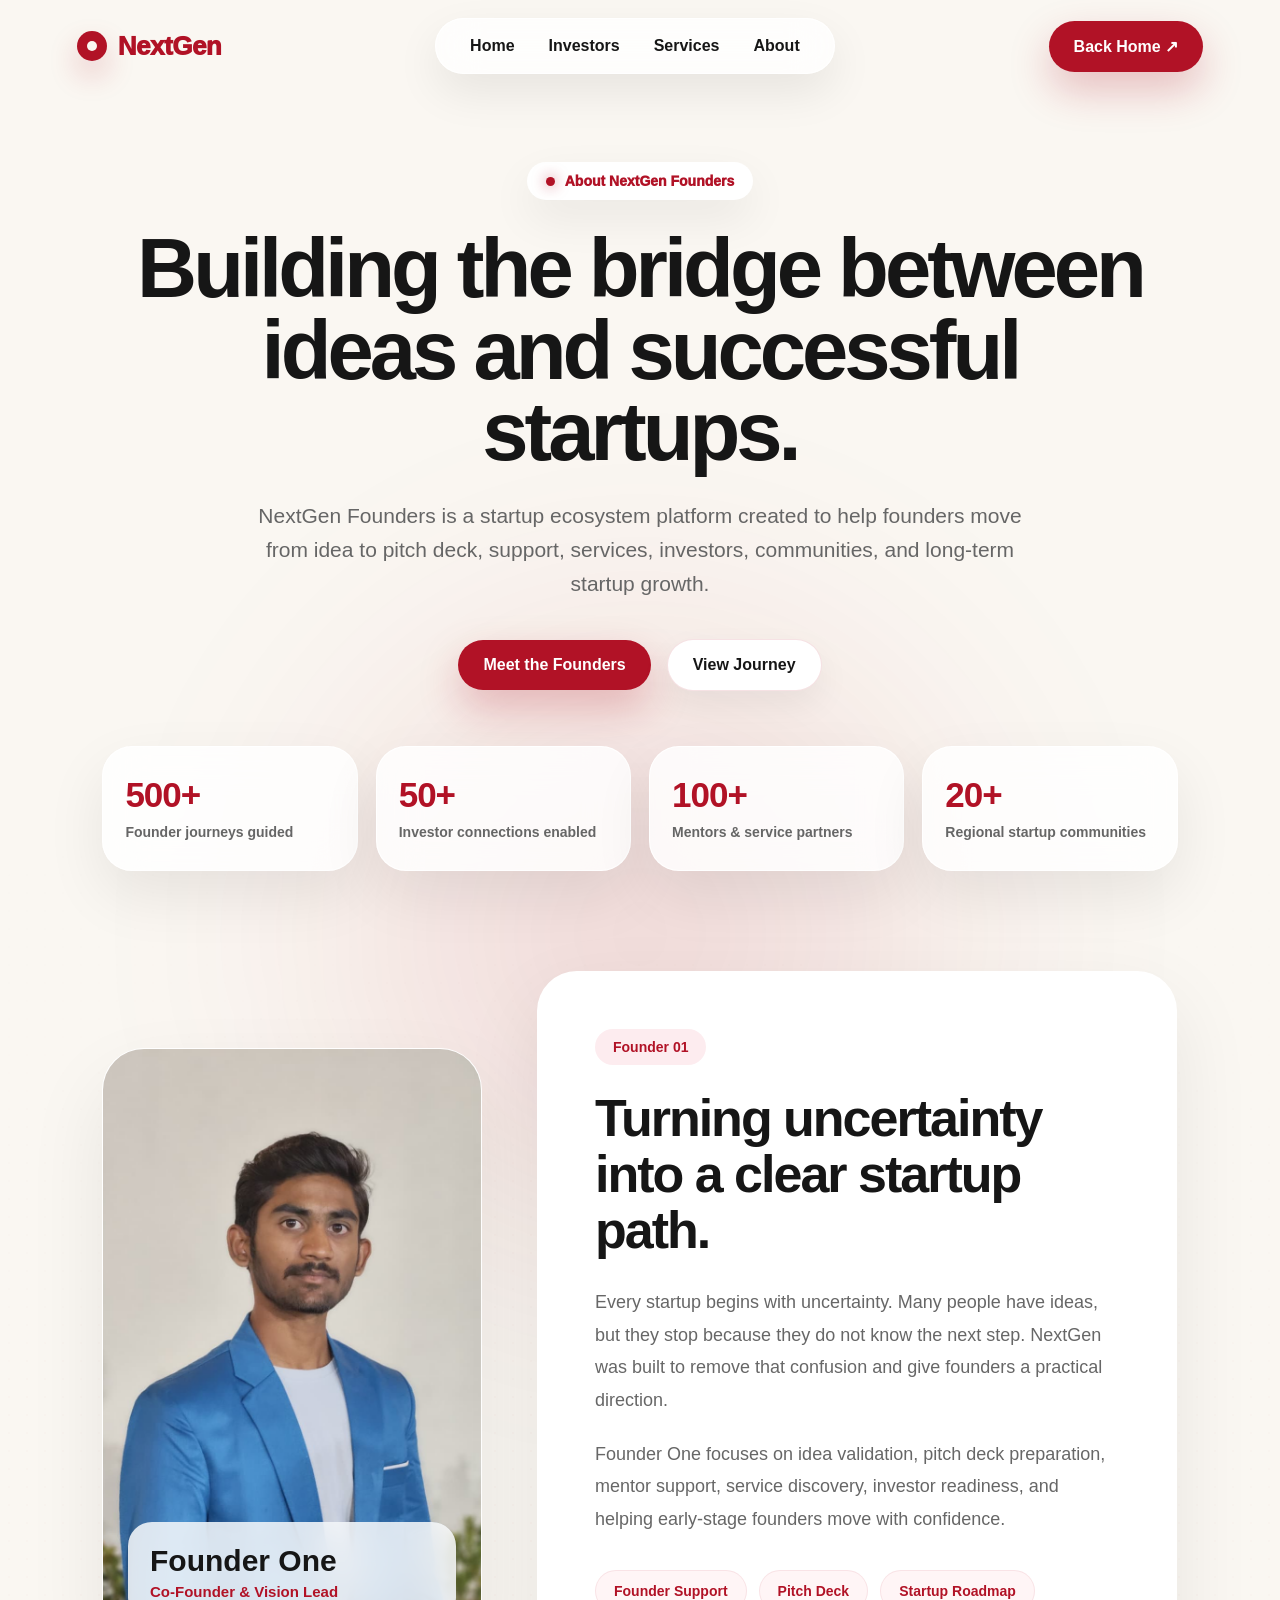
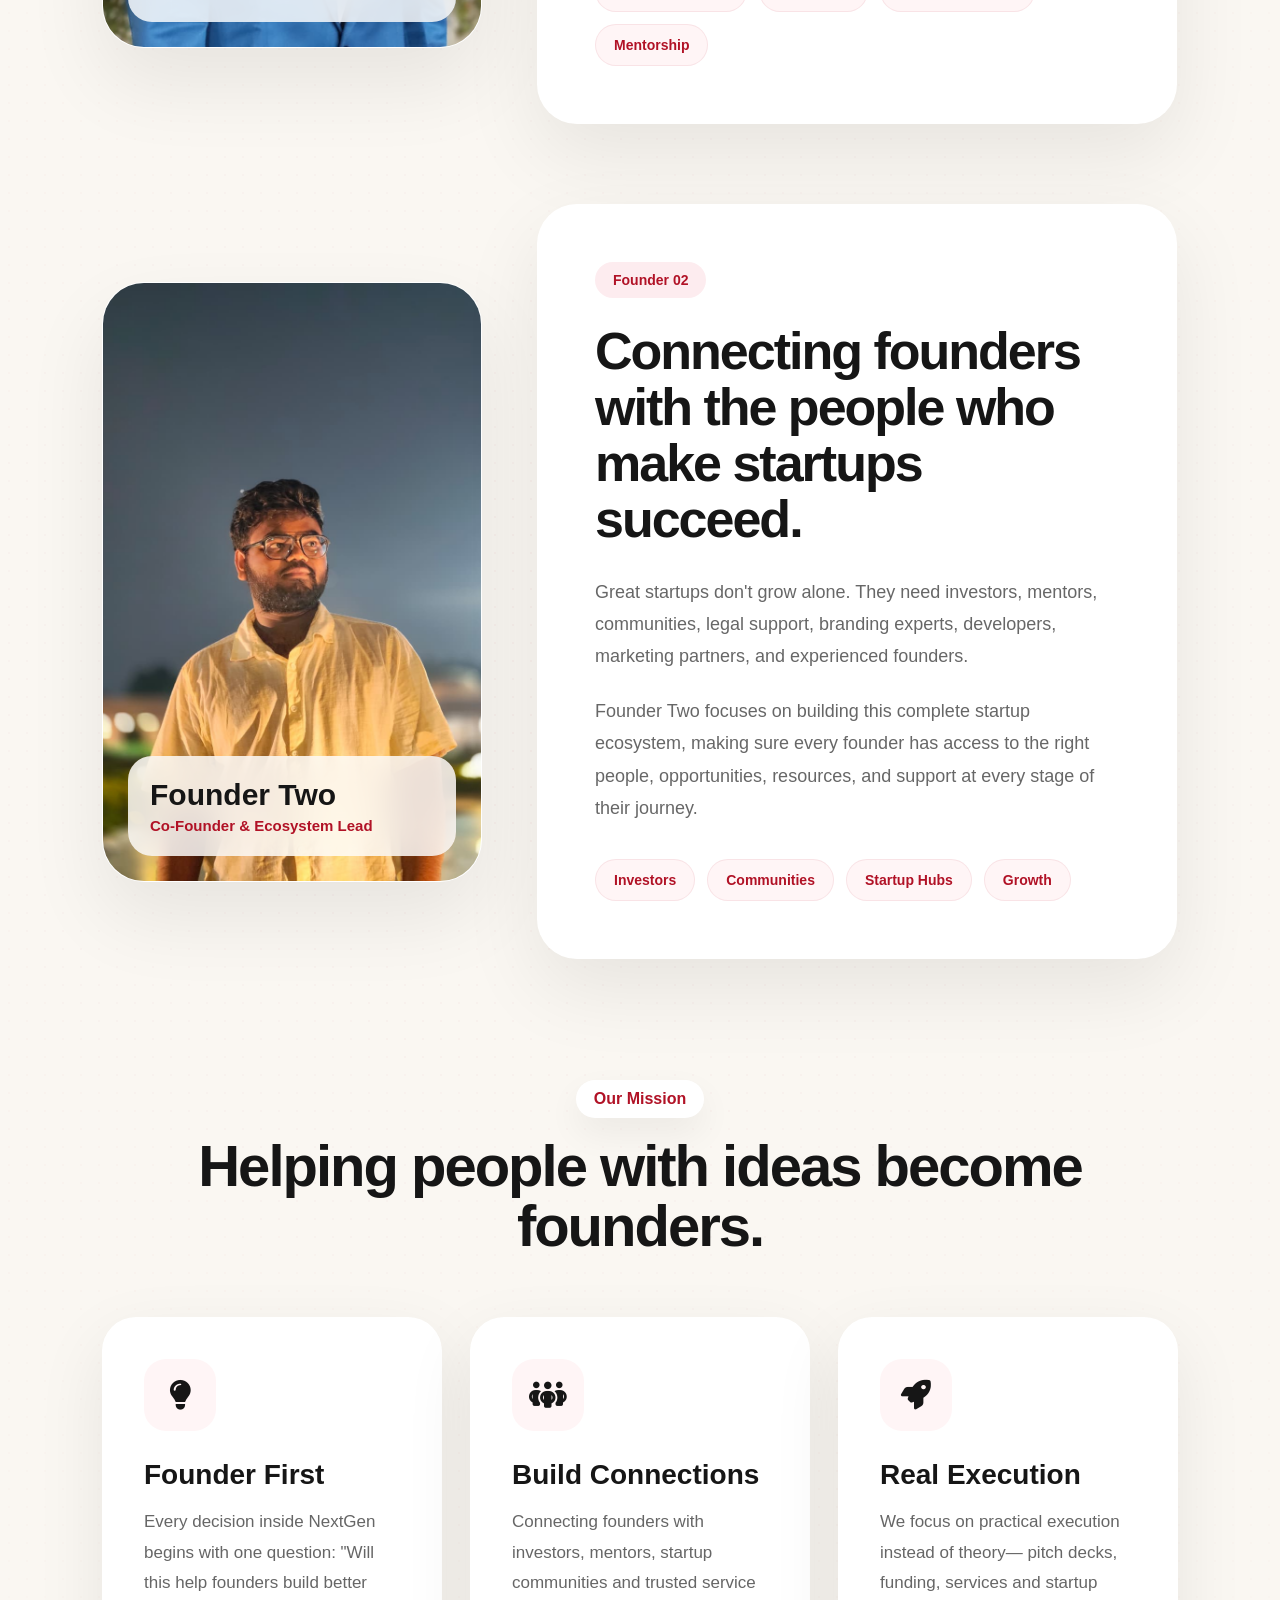
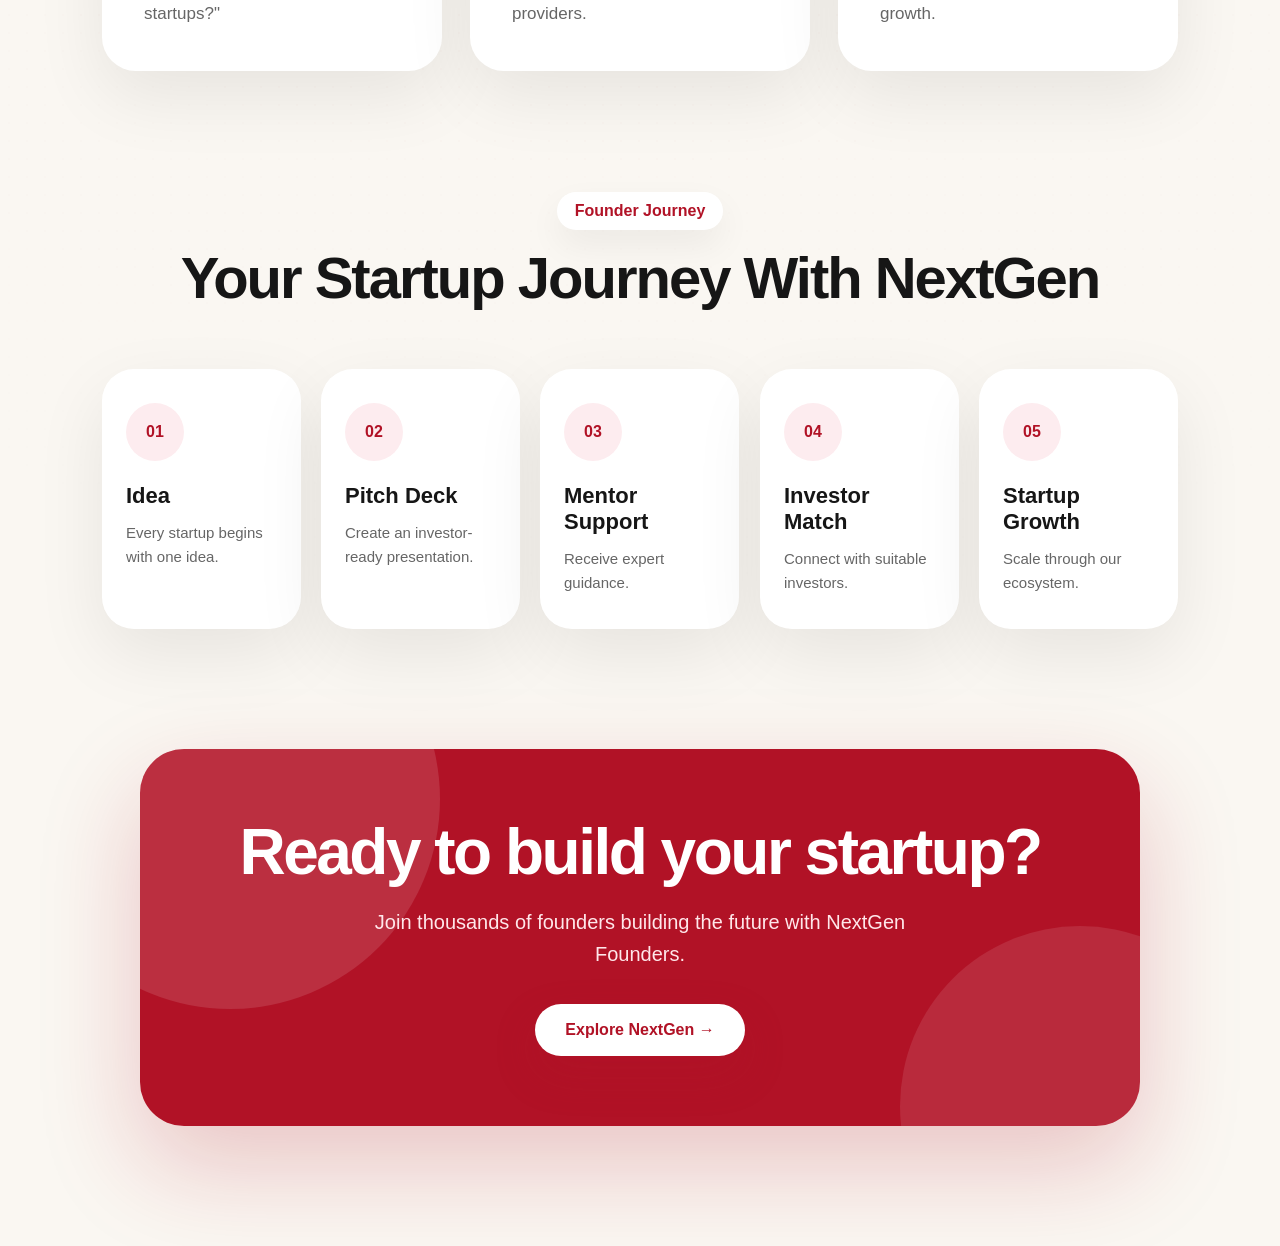
<file: about.html>
<!DOCTYPE html>
<html lang="en">
<head>
  <meta charset="UTF-8" />
  <meta name="viewport" content="width=device-width, initial-scale=1.0" />
  <title>About NextGen Founders</title>
  <link rel="stylesheet" href="about.css" />
  <link rel="stylesheet" href="https://cdnjs.cloudflare.com/ajax/libs/font-awesome/6.7.2/css/all.min.css">
</head>

<body>

<!-- ================= NAVBAR ================= -->
<nav class="about-nav">
  <a href="index.html" class="about-brand">
    <span class="brand-mark"></span>
    NextGen
  </a>

  <div class="about-nav-links">
    <a href="index.html">Home</a>
    <a href="index.html#investorSection">Investors</a>
    <a href="index.html#services">Services</a>
    <a href="about.html">About</a>
  </div>

  <a href="index.html" class="about-nav-btn">Back Home ↗</a>
</nav>

<!-- ================= MAIN PAGE ================= -->
<main class="about-page">

  <!-- ================= HERO ================= -->
  <section class="about-hero">
    <div class="hero-pill">
      <span></span>
      About NextGen Founders
    </div>

    <h1>
      Building the bridge between
      <br />
      ideas and successful startups.
    </h1>

    <p>
      NextGen Founders is a startup ecosystem platform created to help founders
      move from idea to pitch deck, support, services, investors, communities,
      and long-term startup growth.
    </p>

    <div class="hero-actions">
      <a href="#founders" class="primary-action">Meet the Founders</a>
      <a href="#journey" class="secondary-action">View Journey</a>
    </div>
  </section>

  <!-- ================= STATS ================= -->
  <section class="about-stats">
    <div class="stat-card">
      <strong>500+</strong>
      <span>Founder journeys guided</span>
    </div>

    <div class="stat-card">
      <strong>50+</strong>
      <span>Investor connections enabled</span>
    </div>

    <div class="stat-card">
      <strong>100+</strong>
      <span>Mentors & service partners</span>
    </div>

    <div class="stat-card">
      <strong>20+</strong>
      <span>Regional startup communities</span>
    </div>
  </section>

  <!-- ================= FOUNDERS ================= -->
  <section class="founders-layout" id="founders">

    <!-- FOUNDER ONE -->
    <article class="founder-row">

      <div class="founder-photo-card">
        <img
    src="images/f1.jpeg"
    alt="Founder One"
/>

        <div class="founder-photo-info">
          <h3>Founder One</h3>
          <p>Co-Founder & Vision Lead</p>
        </div>
      </div>

      <div class="founder-story-card">
        <span class="founder-badge">Founder 01</span>

        <h2>
          Turning uncertainty into a clear startup path.
        </h2>

        <p>
          Every startup begins with uncertainty. Many people have ideas, but they
          stop because they do not know the next step. NextGen was built to remove
          that confusion and give founders a practical direction.
        </p>

        <p>
          Founder One focuses on idea validation, pitch deck preparation, mentor
          support, service discovery, investor readiness, and helping early-stage
          founders move with confidence.
        </p>

        <div class="founder-tags">
          <span>Founder Support</span>
          <span>Pitch Deck</span>
          <span>Startup Roadmap</span>
          <span>Mentorship</span>
        </div>
      </div>

    </article>
        <!-- ================= FOUNDER TWO ================= -->

    <article class="founder-row reverse">

      <div class="founder-photo-card">
        <img
    src="images/f2.jpeg"
    alt="Founder Two"
/>

        <div class="founder-photo-info">
          <h3>Founder Two</h3>
          <p>Co-Founder & Ecosystem Lead</p>
        </div>
      </div>

      <div class="founder-story-card">

        <span class="founder-badge">Founder 02</span>

        <h2>
          Connecting founders with the people who make startups succeed.
        </h2>

        <p>
          Great startups don't grow alone. They need investors, mentors,
          communities, legal support, branding experts, developers,
          marketing partners, and experienced founders.
        </p>

        <p>
          Founder Two focuses on building this complete startup ecosystem,
          making sure every founder has access to the right people,
          opportunities, resources, and support at every stage of their
          journey.
        </p>

        <div class="founder-tags">
          <span>Investors</span>
          <span>Communities</span>
          <span>Startup Hubs</span>
          <span>Growth</span>
        </div>

      </div>

    </article>

  </section>





  <!-- ================= OUR MISSION ================= -->

  <section class="mission-section">

      <div class="section-heading">
          <span>Our Mission</span>
          <h2>Helping people with ideas become founders.</h2>
      </div>

      <div class="mission-grid">

          <div class="mission-card">

              <div class="mission-icon">
    <i class="fa-solid fa-lightbulb"></i>
</div>
              <h3>Founder First</h3>

              <p>
                  Every decision inside NextGen begins with one question:
                  "Will this help founders build better startups?"
              </p>

          </div>

          <div class="mission-card">

              <div class="mission-icon">
    <i class="fa-solid fa-people-group"></i>
</div>

              <h3>Build Connections</h3>

              <p>
                  Connecting founders with investors, mentors,
                  startup communities and trusted service providers.
              </p>

          </div>

          <div class="mission-card">

              <div class="mission-icon">
    <i class="fa-solid fa-rocket"></i>
</div>

              <h3>Real Execution</h3>

              <p>
                  We focus on practical execution instead of theory—
                  pitch decks, funding, services and startup growth.
              </p>

          </div>

      </div>

  </section>





  <!-- ================= TIMELINE ================= -->

  <section class="journey-section" id="journey">

      <div class="section-heading">
          <span>Founder Journey</span>
          <h2>Your Startup Journey With NextGen</h2>
      </div>

      <div class="journey-line">

          <div class="journey-step">
              <div class="step-circle">01</div>
              <h4>Idea</h4>
              <p>Every startup begins with one idea.</p>
          </div>

          <div class="journey-step">
              <div class="step-circle">02</div>
              <h4>Pitch Deck</h4>
              <p>Create an investor-ready presentation.</p>
          </div>

          <div class="journey-step">
              <div class="step-circle">03</div>
              <h4>Mentor Support</h4>
              <p>Receive expert guidance.</p>
          </div>

          <div class="journey-step">
              <div class="step-circle">04</div>
              <h4>Investor Match</h4>
              <p>Connect with suitable investors.</p>
          </div>

          <div class="journey-step">
              <div class="step-circle">05</div>
              <h4>Startup Growth</h4>
              <p>Scale through our ecosystem.</p>
          </div>

      </div>

  </section>





  <!-- ================= CTA ================= -->

  <section class="about-cta">

      <h2>Ready to build your startup?</h2>

      <p>
          Join thousands of founders building the future with
          NextGen Founders.
      </p>

      <a href="index.html" class="cta-btn">
          Explore NextGen →
      </a>

  </section>

</main>

</body>
</html>
</file>
<file: about.css>
/* ================================
   NEXTGEN ABOUT PAGE - PART 1
   Base + Navbar + Hero + Stats
================================ */

*{
  margin:0;
  padding:0;
  box-sizing:border-box;
  font-family:Inter, -apple-system, BlinkMacSystemFont, "Segoe UI", Arial, sans-serif;
}

html{
  scroll-behavior:smooth;
}

body{
  background:#faf7f2;
  color:#161616;
  overflow-x:hidden;
}

/* NAVBAR */
.about-nav{
  width:88%;
  height:92px;
  margin:0 auto;
  display:flex;
  align-items:center;
  justify-content:space-between;
  position:relative;
  z-index:50;
}

.about-brand{
  display:flex;
  align-items:center;
  gap:11px;
  text-decoration:none;
  color:#b11226;
  font-size:26px;
  font-weight:950;
  letter-spacing:-.5px;
}

.brand-mark{
  width:30px;
  height:30px;
  border-radius:50%;
  background:#b11226;
  position:relative;
  box-shadow:0 14px 30px rgba(177,18,38,.22);
}

.brand-mark::after{
  content:"";
  position:absolute;
  width:10px;
  height:10px;
  left:10px;
  top:10px;
  border-radius:50%;
  background:#faf7f2;
}

.about-nav-links{
  display:flex;
  align-items:center;
  gap:34px;
  padding:18px 34px;
  border-radius:999px;
  background:rgba(255,255,255,.78);
  border:1px solid rgba(255,255,255,.95);
  backdrop-filter:blur(22px);
  box-shadow:0 18px 45px rgba(0,0,0,.08);
}

.about-nav-links a{
  text-decoration:none;
  color:#161616;
  font-size:16px;
  font-weight:750;
  transition:.25s ease;
}

.about-nav-links a:hover{
  color:#b11226;
}

.about-nav-btn,
.primary-action,
.secondary-action,
.cta-btn{
  text-decoration:none;
  border-radius:999px;
  font-weight:900;
  transition:.3s ease;
}

.about-nav-btn,
.primary-action,
.cta-btn{
  padding:16px 25px;
  background:#b11226;
  color:#fff;
  box-shadow:0 18px 40px rgba(177,18,38,.25);
}

.secondary-action{
  padding:16px 25px;
  background:#fff;
  color:#161616;
  border:1px solid rgba(177,18,38,.12);
  box-shadow:0 14px 34px rgba(0,0,0,.06);
}

.about-nav-btn:hover,
.primary-action:hover,
.secondary-action:hover,
.cta-btn:hover{
  transform:translateY(-4px);
}

/* PAGE BACKGROUND */
.about-page{
  position:relative;
  padding:70px 8% 120px;
  background:#faf7f2;
  overflow:hidden;
}

.about-page::before{
  content:"";
  position:absolute;
  inset:0;
  background-image:radial-gradient(rgba(177,18,38,.13) 1.3px, transparent 1.3px);
  background-size:18px 18px;
  mask-image:radial-gradient(circle at center,#000 0%,transparent 78%);
  -webkit-mask-image:radial-gradient(circle at center,#000 0%,transparent 78%);
  opacity:.24;
  pointer-events:none;
}

.about-page::after{
  content:"";
  position:absolute;
  width:900px;
  height:900px;
  left:50%;
  top:9%;
  transform:translateX(-50%);
  border-radius:50%;
  background:radial-gradient(circle,rgba(177,18,38,.14),transparent 70%);
  filter:blur(85px);
  pointer-events:none;
}

/* HERO */
.about-hero{
  position:relative;
  z-index:2;
  max-width:1040px;
  margin:0 auto 55px;
  text-align:center;
}

.hero-pill{
  display:inline-flex;
  align-items:center;
  gap:10px;
  padding:11px 19px;
  border-radius:999px;
  background:#fff;
  color:#b11226;
  font-size:14px;
  font-weight:950;
  box-shadow:0 18px 45px rgba(0,0,0,.07);
  margin-bottom:28px;
}

.hero-pill span{
  width:9px;
  height:9px;
  border-radius:50%;
  background:#b11226;
  box-shadow:0 0 14px rgba(177,18,38,.65);
}

.about-hero h1{
  max-width:1050px;
  margin:0 auto 26px;
  font-size:clamp(46px,6.5vw,88px);
  line-height:.98;
  letter-spacing:-4px;
  color:#161616;
}

.about-hero p{
  max-width:790px;
  margin:0 auto;
  font-size:21px;
  line-height:1.62;
  color:#666;
  font-weight:500;
}

.hero-actions{
  margin-top:38px;
  display:flex;
  justify-content:center;
  align-items:center;
  gap:16px;
  flex-wrap:wrap;
}

/* STATS */
.about-stats{
  position:relative;
  z-index:2;
  max-width:1120px;
  margin:55px auto 100px;
  display:grid;
  grid-template-columns:repeat(4,1fr);
  gap:18px;
}

.stat-card{
  padding:28px 22px;
  border-radius:30px;
  background:rgba(255,255,255,.82);
  border:1px solid rgba(255,255,255,.95);
  backdrop-filter:blur(20px);
  box-shadow:0 24px 60px rgba(0,0,0,.08);
  transition:.35s ease;
}

.stat-card:hover{
  transform:translateY(-9px);
  box-shadow:0 34px 80px rgba(177,18,38,.13);
}

.stat-card strong{
  display:block;
  color:#b11226;
  font-size:35px;
  letter-spacing:-1px;
  margin-bottom:7px;
}

.stat-card span{
  display:block;
  color:#666;
  font-size:14px;
  line-height:1.45;
  font-weight:800;
}
/*=========================================
   FOUNDERS SECTION
=========================================*/

.founders-layout{
    position:relative;
    z-index:2;
    max-width:1250px;
    margin:0 auto 120px;
    display:flex;
    flex-direction:column;
    gap:80px;
}

/*---------------------------
  Founder Row
----------------------------*/

.founder-row{
    display:grid;
    grid-template-columns:380px 1fr;
    gap:55px;
    align-items:center;
}

.founder-row.reverse{
    grid-template-columns:380px 1fr;
}

/*---------------------------
  Photo Card
----------------------------*/

.founder-photo-card{

    position:relative;

    height:600px;

    overflow:hidden;

    border-radius:42px;

    background:#fff;

    border:1px solid rgba(255,255,255,.9);

    box-shadow:
    0 35px 80px rgba(0,0,0,.08);

    transition:.45s;
}

.founder-photo-card:hover{

    transform:translateY(-12px);

    box-shadow:
    0 45px 90px rgba(177,18,38,.12);

}

.founder-photo-card img{

    width:100%;
    height:100%;
    object-fit:cover;

    transition:.6s;

}

.founder-photo-card:hover img{

    transform:scale(1.06);

}

.founder-photo-info{

    position:absolute;

    left:25px;
    right:25px;
    bottom:25px;

    padding:22px;

    border-radius:24px;

    background:rgba(255,255,255,.82);

    backdrop-filter:blur(18px);

}

.founder-photo-info h3{

    font-size:30px;

    margin-bottom:5px;

    color:#161616;

}

.founder-photo-info p{

    color:#b11226;

    font-weight:800;

    font-size:15px;

}

/*---------------------------
 About Card
----------------------------*/

.founder-story-card{

    position:relative;

    padding:58px;

    border-radius:40px;

    background:#fff;

    box-shadow:
    0 30px 80px rgba(0,0,0,.08);

    transition:.4s;

}

.founder-story-card:hover{

    transform:translateY(-10px);

    box-shadow:
    0 45px 90px rgba(177,18,38,.12);

}

.founder-badge{

    display:inline-block;

    padding:10px 18px;

    border-radius:999px;

    background:#fdecef;

    color:#b11226;

    font-size:14px;

    font-weight:800;

    margin-bottom:25px;

}

.founder-story-card h2{

    font-size:52px;

    line-height:1.08;

    letter-spacing:-2px;

    margin-bottom:28px;

    color:#161616;

}

.founder-story-card p{

    font-size:18px;

    line-height:1.8;

    color:#676767;

    margin-bottom:22px;

}

/*---------------------------
 Tags
----------------------------*/

.founder-tags{

    display:flex;

    flex-wrap:wrap;

    gap:12px;

    margin-top:35px;

}

.founder-tags span{

    padding:12px 18px;

    border-radius:999px;

    background:#fff5f6;

    color:#b11226;

    font-weight:700;

    font-size:14px;

    border:1px solid rgba(177,18,38,.08);

    transition:.3s;

}

.founder-tags span:hover{

    background:#b11226;

    color:white;

    transform:translateY(-4px);

}

/*=========================================
        SECTION HEADING
=========================================*/

.section-heading{

    text-align:center;

    margin-bottom:60px;

}

.section-heading span{

    display:inline-block;

    padding:10px 18px;

    border-radius:999px;

    background:#fff;

    color:#b11226;

    font-weight:800;

    box-shadow:0 15px 35px rgba(0,0,0,.06);

    margin-bottom:18px;

}

.section-heading h2{

    font-size:58px;

    line-height:1.05;

    letter-spacing:-2px;

}

/*=========================================
          MISSION SECTION
=========================================*/

.mission-section{

    max-width:1250px;

    margin:0 auto 120px;

    position:relative;

    z-index:2;

}

.mission-grid{

    display:grid;

    grid-template-columns:repeat(3,1fr);

    gap:28px;

}

.mission-card{

    padding:42px;

    border-radius:34px;

    background:white;

    box-shadow:
    0 25px 70px rgba(0,0,0,.08);

    transition:.4s;

}

.mission-card:hover{

    transform:translateY(-12px);

    box-shadow:
    0 40px 90px rgba(177,18,38,.12);

}

.mission-icon{

    width:72px;

    height:72px;

    border-radius:22px;

    display:flex;

    justify-content:center;

    align-items:center;

    font-size:30px;

    margin-bottom:28px;

    background:#fff5f6;

}

.mission-card h3{

    font-size:28px;

    margin-bottom:16px;

    color:#161616;

}

.mission-card p{

    font-size:17px;

    color:#666;

    line-height:1.8;

}
/*=========================================
          JOURNEY SECTION
=========================================*/

.journey-section{
    max-width:1250px;
    margin:0 auto 120px;
    position:relative;
    z-index:2;
}

.journey-line{
    display:grid;
    grid-template-columns:repeat(5,1fr);
    gap:20px;
}

.journey-step{
    position:relative;
    padding:34px 24px;
    border-radius:32px;
    background:#fff;
    box-shadow:0 25px 70px rgba(0,0,0,.08);
    transition:.4s;
    overflow:hidden;
}

.journey-step::after{
    content:"";
    position:absolute;
    left:24px;
    right:24px;
    bottom:0;
    height:4px;
    border-radius:999px;
    background:#b11226;
    transform:scaleX(0);
    transform-origin:left;
    transition:.35s;
}

.journey-step:hover{
    transform:translateY(-12px);
    background:#b11226;
    color:#fff;
    box-shadow:0 40px 90px rgba(177,18,38,.18);
}

.journey-step:hover::after{
    transform:scaleX(1);
    background:#fff;
}

.step-circle{
    width:58px;
    height:58px;
    border-radius:50%;
    display:grid;
    place-items:center;
    background:#fdecef;
    color:#b11226;
    font-weight:900;
    margin-bottom:22px;
    transition:.35s;
}

.journey-step:hover .step-circle{
    background:#fff;
    color:#b11226;
}

.journey-step h4{
    font-size:22px;
    margin-bottom:12px;
}

.journey-step p{
    font-size:15px;
    line-height:1.6;
    color:#666;
}

.journey-step:hover p{
    color:#fff;
}

/*=========================================
              CTA SECTION
=========================================*/

.about-cta{
    max-width:1000px;
    margin:0 auto;
    padding:70px 50px;
    border-radius:44px;
    background:#b11226;
    color:#fff;
    text-align:center;
    position:relative;
    z-index:2;
    overflow:hidden;
    box-shadow:0 40px 100px rgba(177,18,38,.22);
}

.about-cta::before{
    content:"";
    position:absolute;
    width:420px;
    height:420px;
    border-radius:50%;
    background:rgba(255,255,255,.12);
    left:-120px;
    top:-160px;
}

.about-cta::after{
    content:"";
    position:absolute;
    width:360px;
    height:360px;
    border-radius:50%;
    background:rgba(255,255,255,.10);
    right:-120px;
    bottom:-160px;
}

.about-cta h2,
.about-cta p,
.about-cta a{
    position:relative;
    z-index:2;
}

.about-cta h2{
    font-size:clamp(38px,5vw,68px);
    line-height:1.05;
    letter-spacing:-2.5px;
    margin-bottom:20px;
}

.about-cta p{
    max-width:620px;
    margin:0 auto 34px;
    font-size:20px;
    line-height:1.6;
    color:#ffe7ea;
}

.cta-btn{
    display:inline-block;
    background:#fff;
    color:#b11226;
    padding:17px 30px;
    border-radius:999px;
    font-weight:900;
    text-decoration:none;
    transition:.3s;
}

.cta-btn:hover{
    transform:translateY(-5px);
    box-shadow:0 20px 45px rgba(0,0,0,.18);
}

/*=========================================
              EXTRA POLISH
=========================================*/

.founder-photo-card,
.founder-story-card,
.mission-card,
.journey-step{
    will-change:transform;
}

.founder-story-card::before,
.mission-card::before{
    content:"";
    position:absolute;
    inset:0;
    border-radius:inherit;
    background:linear-gradient(135deg,rgba(177,18,38,.08),transparent 35%);
    opacity:0;
    transition:.35s;
    pointer-events:none;
}

.founder-story-card:hover::before,
.mission-card:hover::before{
    opacity:1;
}

/*=========================================
              RESPONSIVE
=========================================*/

@media(max-width:1100px){
    .founder-row,
    .founder-row.reverse{
        grid-template-columns:1fr;
    }

    .founder-photo-card{
        height:520px;
    }

    .mission-grid{
        grid-template-columns:1fr;
    }

    .journey-line{
        grid-template-columns:1fr;
    }
}

@media(max-width:900px){
    .about-nav{
        width:92%;
    }

    .about-nav-links{
        display:none;
    }

    .about-nav-btn{
        padding:13px 18px;
        font-size:14px;
    }

    .about-page{
        padding:50px 5% 95px;
    }

    .about-hero h1{
        font-size:42px;
        letter-spacing:-2px;
    }

    .about-hero p{
        font-size:17px;
    }

    .hero-actions{
        flex-direction:column;
    }

    .primary-action,
    .secondary-action{
        width:100%;
        text-align:center;
    }

    .about-stats{
        grid-template-columns:1fr;
        margin-bottom:75px;
    }

    .founders-layout{
        gap:55px;
        margin-bottom:90px;
    }

    .founder-photo-card{
        height:500px;
        border-radius:34px;
    }

    .founder-story-card{
        padding:32px;
        border-radius:34px;
    }

    .founder-story-card h2,
    .section-heading h2{
        font-size:34px;
        letter-spacing:-1.4px;
    }

    .founder-story-card p{
        font-size:16px;
    }

    .mission-card{
        padding:32px;
    }

    .about-cta{
        padding:48px 28px;
        border-radius:34px;
    }

    .about-cta h2{
        font-size:36px;
        letter-spacing:-1.5px;
    }

    .about-cta p{
        font-size:16px;
    }
}

@media(max-width:520px){
    .about-brand{
        font-size:22px;
    }

    .brand-mark{
        width:26px;
        height:26px;
    }

    .brand-mark::after{
        width:9px;
        height:9px;
        left:8.5px;
        top:8.5px;
    }

    .about-nav{
        height:78px;
    }

    .about-nav-btn{
        padding:11px 15px;
        font-size:13px;
    }

    .about-hero h1{
        font-size:36px;
    }

    .founder-photo-card{
        height:430px;
    }

    .founder-photo-info{
        left:18px;
        right:18px;
        bottom:18px;
        padding:18px;
    }

    .founder-photo-info h3{
        font-size:25px;
    }

    .founder-tags span{
        font-size:13px;
        padding:10px 14px;
    }

    .journey-step{
        padding:28px 22px;
    }
}
</file>
